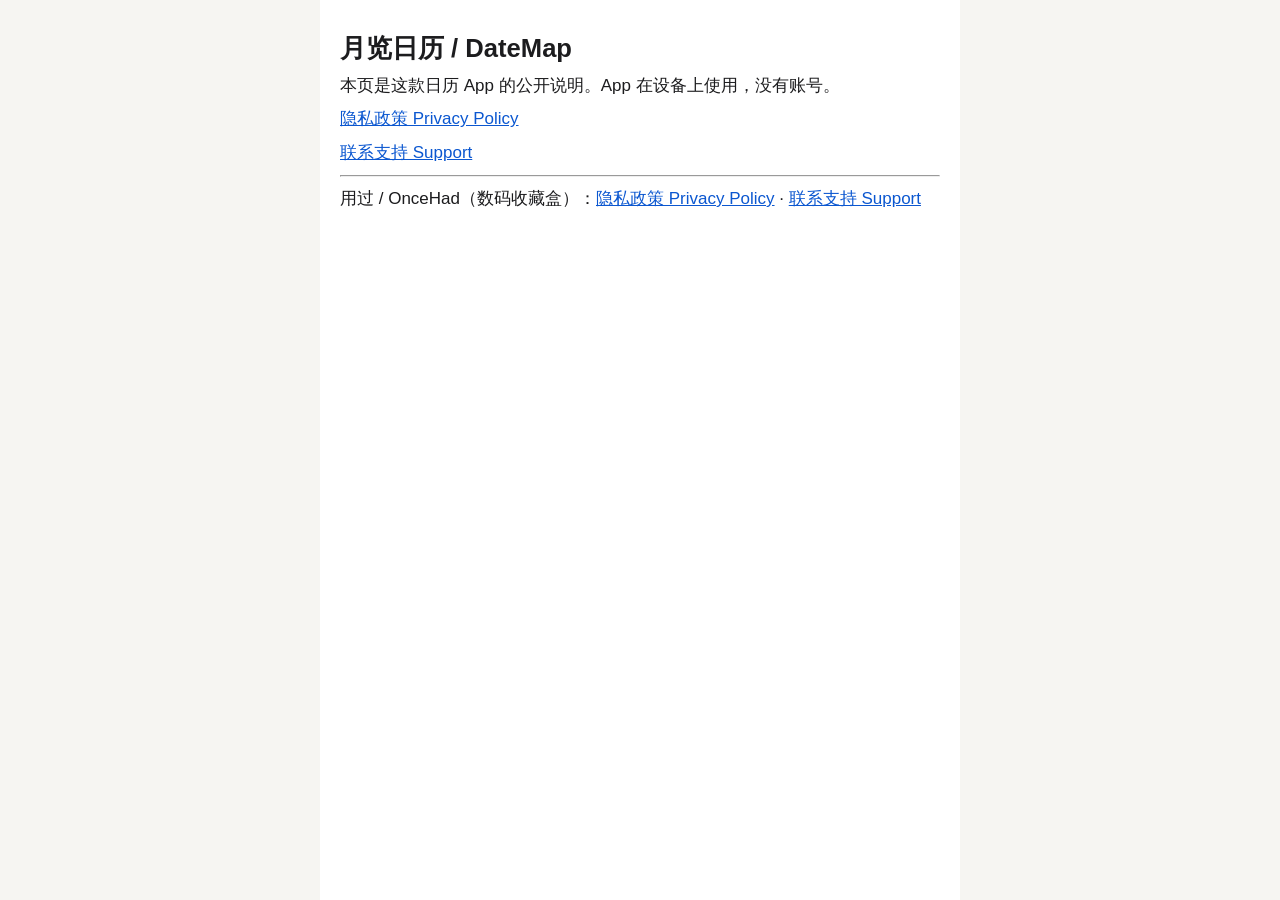
<file: index.html>
<!DOCTYPE html>
<html lang="zh-Hans">
<head>
  <meta charset="utf-8">
  <meta name="viewport" content="width=device-width, initial-scale=1">
  <title>月览日历 / DateMap</title>
  <link rel="stylesheet" href="style.css">
</head>
<body>
  <main>
    <h1>月览日历 / DateMap</h1>
    <p>本页是这款日历 App 的公开说明。App 在设备上使用，没有账号。</p>
    <p><a href="privacy/">隐私政策 Privacy Policy</a></p>
    <p><a href="support/">联系支持 Support</a></p>
    <hr>
    <p>用过 / OnceHad（数码收藏盒）：<a href="oncehad/privacy/">隐私政策 Privacy Policy</a> · <a href="oncehad/support/">联系支持 Support</a></p>
  </main>
</body>
</html>
</file>
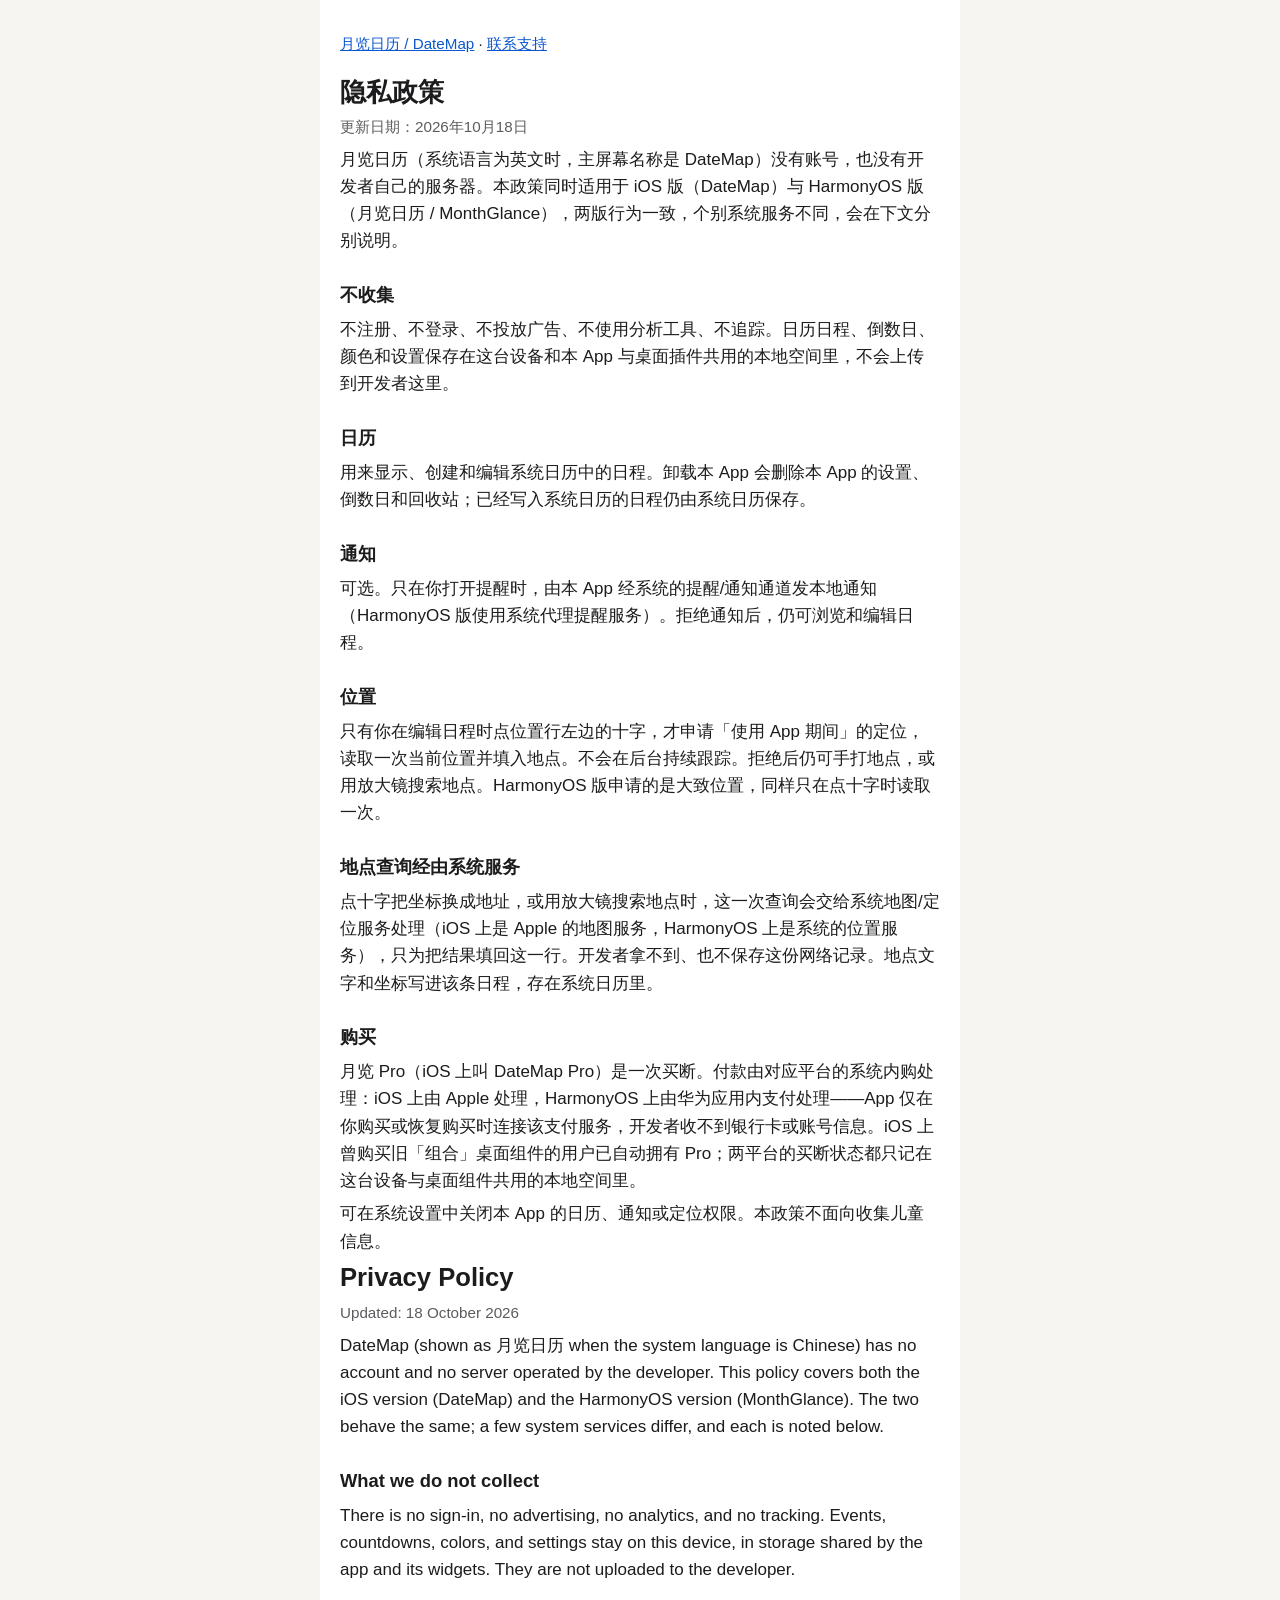
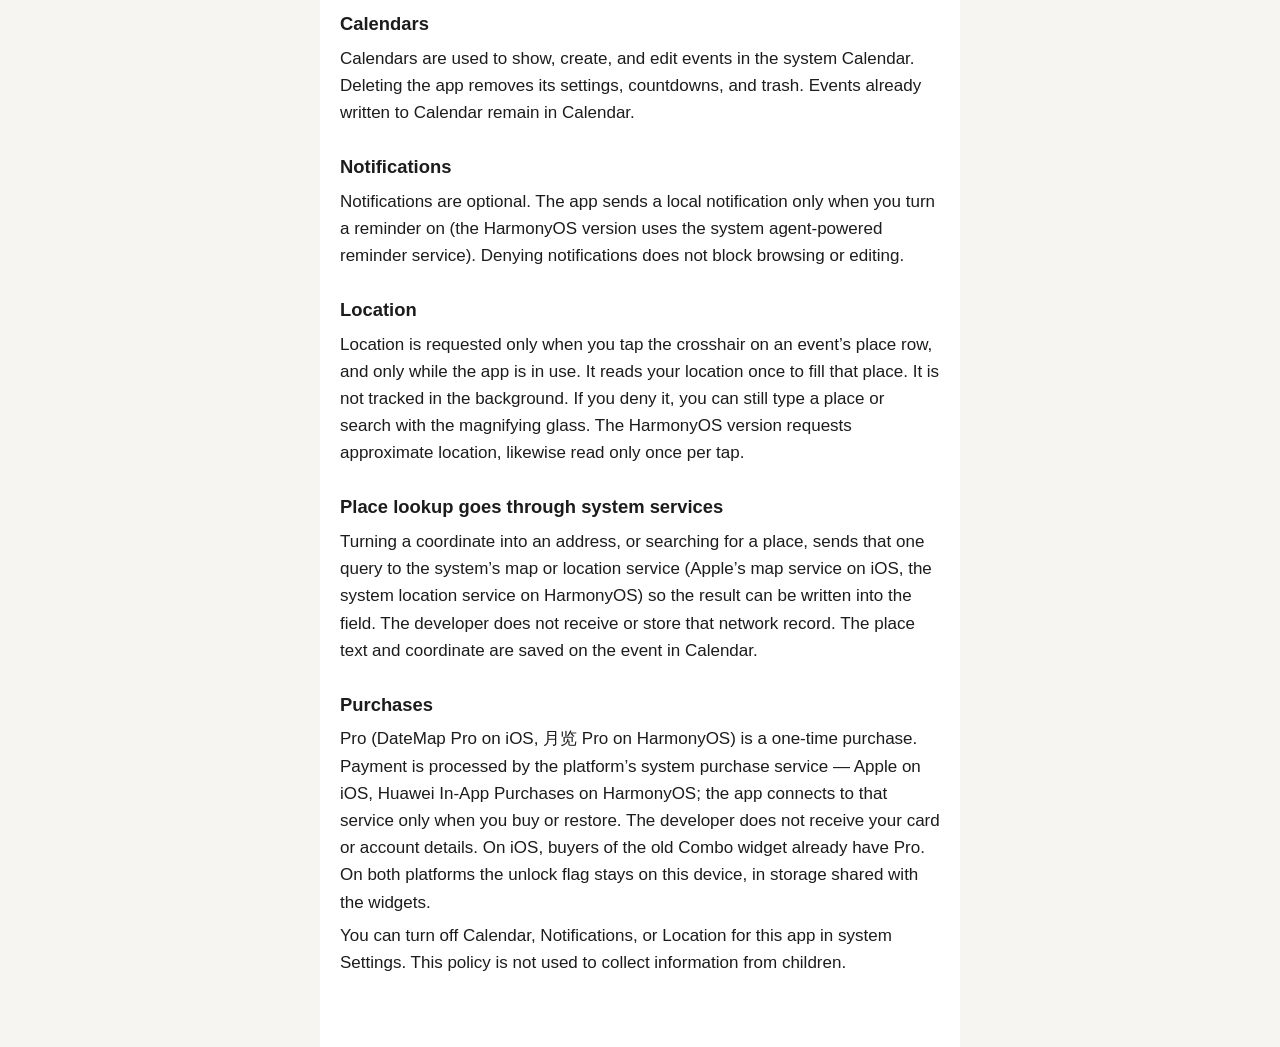
<file: privacy/index.html>
<!DOCTYPE html>
<html lang="zh-Hans">
<head>
  <meta charset="utf-8">
  <meta name="viewport" content="width=device-width, initial-scale=1">
  <title>隐私政策 · 月览日历 / DateMap</title>
  <link rel="stylesheet" href="../style.css">
</head>
<body>
  <main>
    <nav><a href="../">月览日历 / DateMap</a> · <a href="../support/">联系支持</a></nav>
    <h1>隐私政策</h1>
    <p class="meta">更新日期：2026年10月18日</p>
    <p>月览日历（系统语言为英文时，主屏幕名称是 DateMap）没有账号，也没有开发者自己的服务器。本政策同时适用于 iOS 版（DateMap）与 HarmonyOS 版（月览日历 / MonthGlance），两版行为一致，个别系统服务不同，会在下文分别说明。</p>
    <h2>不收集</h2>
    <p>不注册、不登录、不投放广告、不使用分析工具、不追踪。日历日程、倒数日、颜色和设置保存在这台设备和本 App 与桌面插件共用的本地空间里，不会上传到开发者这里。</p>
    <h2>日历</h2>
    <p>用来显示、创建和编辑系统日历中的日程。卸载本 App 会删除本 App 的设置、倒数日和回收站；已经写入系统日历的日程仍由系统日历保存。</p>
    <h2>通知</h2>
    <p>可选。只在你打开提醒时，由本 App 经系统的提醒/通知通道发本地通知（HarmonyOS 版使用系统代理提醒服务）。拒绝通知后，仍可浏览和编辑日程。</p>
    <h2>位置</h2>
    <p>只有你在编辑日程时点位置行左边的十字，才申请「使用 App 期间」的定位，读取一次当前位置并填入地点。不会在后台持续跟踪。拒绝后仍可手打地点，或用放大镜搜索地点。HarmonyOS 版申请的是大致位置，同样只在点十字时读取一次。</p>
    <h2>地点查询经由系统服务</h2>
    <p>点十字把坐标换成地址，或用放大镜搜索地点时，这一次查询会交给系统地图/定位服务处理（iOS 上是 Apple 的地图服务，HarmonyOS 上是系统的位置服务），只为把结果填回这一行。开发者拿不到、也不保存这份网络记录。地点文字和坐标写进该条日程，存在系统日历里。</p>
    <h2>购买</h2>
    <p>月览 Pro（iOS 上叫 DateMap Pro）是一次买断。付款由对应平台的系统内购处理：iOS 上由 Apple 处理，HarmonyOS 上由华为应用内支付处理——App 仅在你购买或恢复购买时连接该支付服务，开发者收不到银行卡或账号信息。iOS 上曾购买旧「组合」桌面组件的用户已自动拥有 Pro；两平台的买断状态都只记在这台设备与桌面组件共用的本地空间里。</p>
    <p>可在系统设置中关闭本 App 的日历、通知或定位权限。本政策不面向收集儿童信息。</p>

    <h1>Privacy Policy</h1>
    <p class="meta">Updated: 18 October 2026</p>
    <p>DateMap (shown as 月览日历 when the system language is Chinese) has no account and no server operated by the developer. This policy covers both the iOS version (DateMap) and the HarmonyOS version (MonthGlance). The two behave the same; a few system services differ, and each is noted below.</p>
    <h2>What we do not collect</h2>
    <p>There is no sign-in, no advertising, no analytics, and no tracking. Events, countdowns, colors, and settings stay on this device, in storage shared by the app and its widgets. They are not uploaded to the developer.</p>
    <h2>Calendars</h2>
    <p>Calendars are used to show, create, and edit events in the system Calendar. Deleting the app removes its settings, countdowns, and trash. Events already written to Calendar remain in Calendar.</p>
    <h2>Notifications</h2>
    <p>Notifications are optional. The app sends a local notification only when you turn a reminder on (the HarmonyOS version uses the system agent-powered reminder service). Denying notifications does not block browsing or editing.</p>
    <h2>Location</h2>
    <p>Location is requested only when you tap the crosshair on an event’s place row, and only while the app is in use. It reads your location once to fill that place. It is not tracked in the background. If you deny it, you can still type a place or search with the magnifying glass. The HarmonyOS version requests approximate location, likewise read only once per tap.</p>
    <h2>Place lookup goes through system services</h2>
    <p>Turning a coordinate into an address, or searching for a place, sends that one query to the system’s map or location service (Apple’s map service on iOS, the system location service on HarmonyOS) so the result can be written into the field. The developer does not receive or store that network record. The place text and coordinate are saved on the event in Calendar.</p>
    <h2>Purchases</h2>
    <p>Pro (DateMap Pro on iOS, 月览 Pro on HarmonyOS) is a one-time purchase. Payment is processed by the platform’s system purchase service — Apple on iOS, Huawei In-App Purchases on HarmonyOS; the app connects to that service only when you buy or restore. The developer does not receive your card or account details. On iOS, buyers of the old Combo widget already have Pro. On both platforms the unlock flag stays on this device, in storage shared with the widgets.</p>
    <p>You can turn off Calendar, Notifications, or Location for this app in system Settings. This policy is not used to collect information from children.</p>
  </main>
</body>
</html>
</file>
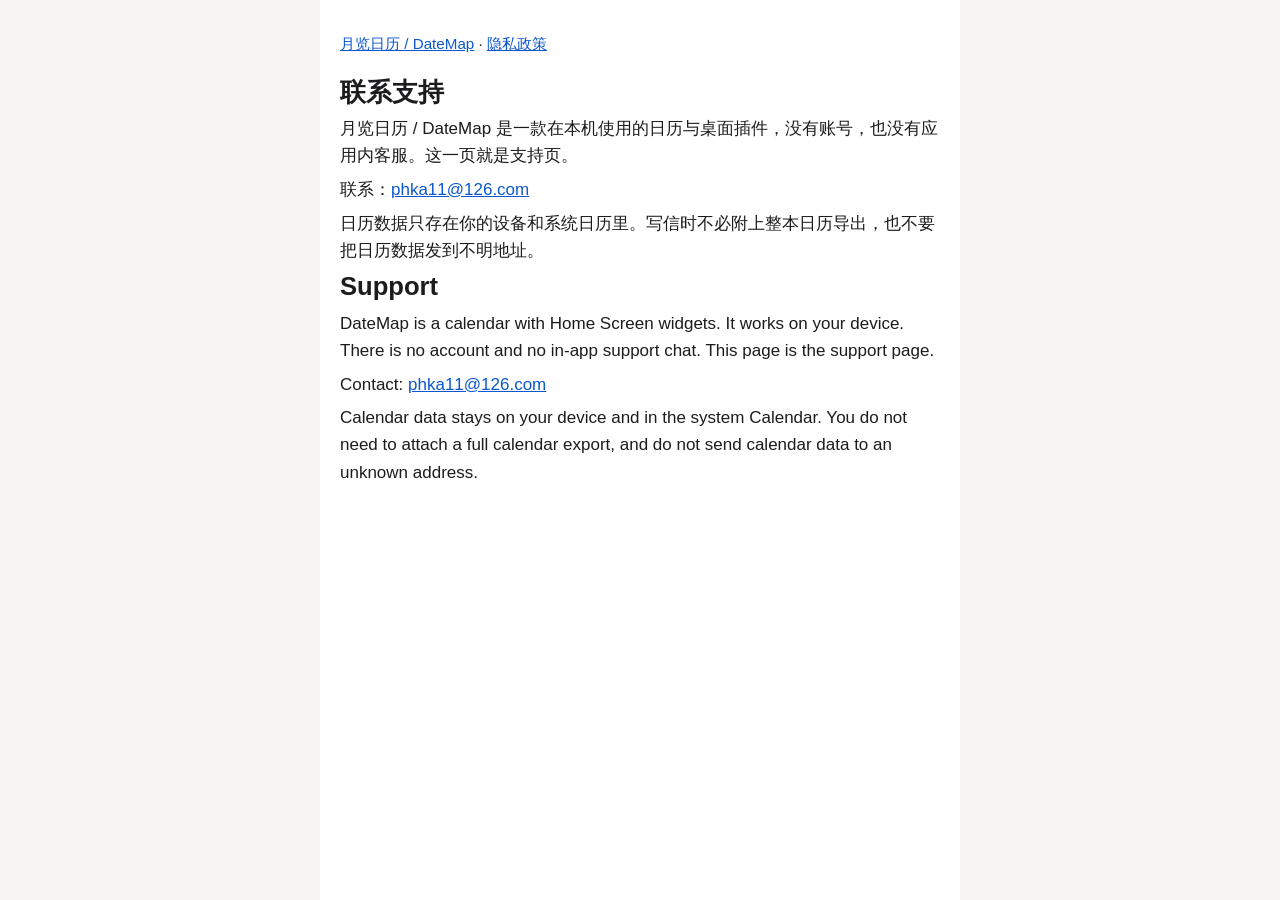
<file: support/index.html>
<!DOCTYPE html>
<html lang="zh-Hans">
<head>
  <meta charset="utf-8">
  <meta name="viewport" content="width=device-width, initial-scale=1">
  <title>联系支持 · 月览日历 / DateMap</title>
  <link rel="stylesheet" href="../style.css">
</head>
<body>
  <main>
    <nav><a href="../">月览日历 / DateMap</a> · <a href="../privacy/">隐私政策</a></nav>
    <h1>联系支持</h1>
    <p>月览日历 / DateMap 是一款在本机使用的日历与桌面插件，没有账号，也没有应用内客服。这一页就是支持页。</p>
    <p>联系：<a href="mailto:phka11@126.com">phka11@126.com</a></p>
    <p>日历数据只存在你的设备和系统日历里。写信时不必附上整本日历导出，也不要把日历数据发到不明地址。</p>

    <h1>Support</h1>
    <p>DateMap is a calendar with Home Screen widgets. It works on your device. There is no account and no in-app support chat. This page is the support page.</p>
    <p>Contact: <a href="mailto:phka11@126.com">phka11@126.com</a></p>
    <p>Calendar data stays on your device and in the system Calendar. You do not need to attach a full calendar export, and do not send calendar data to an unknown address.</p>
  </main>
</body>
</html>
</file>
<file: style.css>
:root {
  color-scheme: light dark;
  --text: #1c1c1e;
  --bg: #f6f5f2;
  --card: #fff;
  --muted: #5c5c60;
  --link: #0b57d0;
}
@media (prefers-color-scheme: dark) {
  :root {
    --text: #f2f2f4;
    --bg: #1c1c1e;
    --card: #2c2c2e;
    --muted: #aeaeb2;
    --link: #8ab4f8;
  }
}
body {
  margin: 0;
  font: 17px/1.6 -apple-system, BlinkMacSystemFont, "PingFang SC", "Helvetica Neue", sans-serif;
  color: var(--text);
  background: var(--bg);
}
main {
  max-width: 40rem;
  margin: 0 auto;
  padding: 2rem 1.25rem 4rem;
  background: var(--card);
  min-height: 100vh;
  box-sizing: border-box;
}
h1 { font-size: 1.6rem; line-height: 1.3; margin: 0 0 0.4rem; }
h2 { font-size: 1.15rem; margin: 1.6rem 0 0.4rem; }
p, li { margin: 0.4rem 0; }
.meta { color: var(--muted); font-size: 0.95rem; }
nav { margin: 0 0 1.2rem; font-size: 0.95rem; }
a { color: var(--link); }
ul { padding-left: 1.2rem; }
</file>
